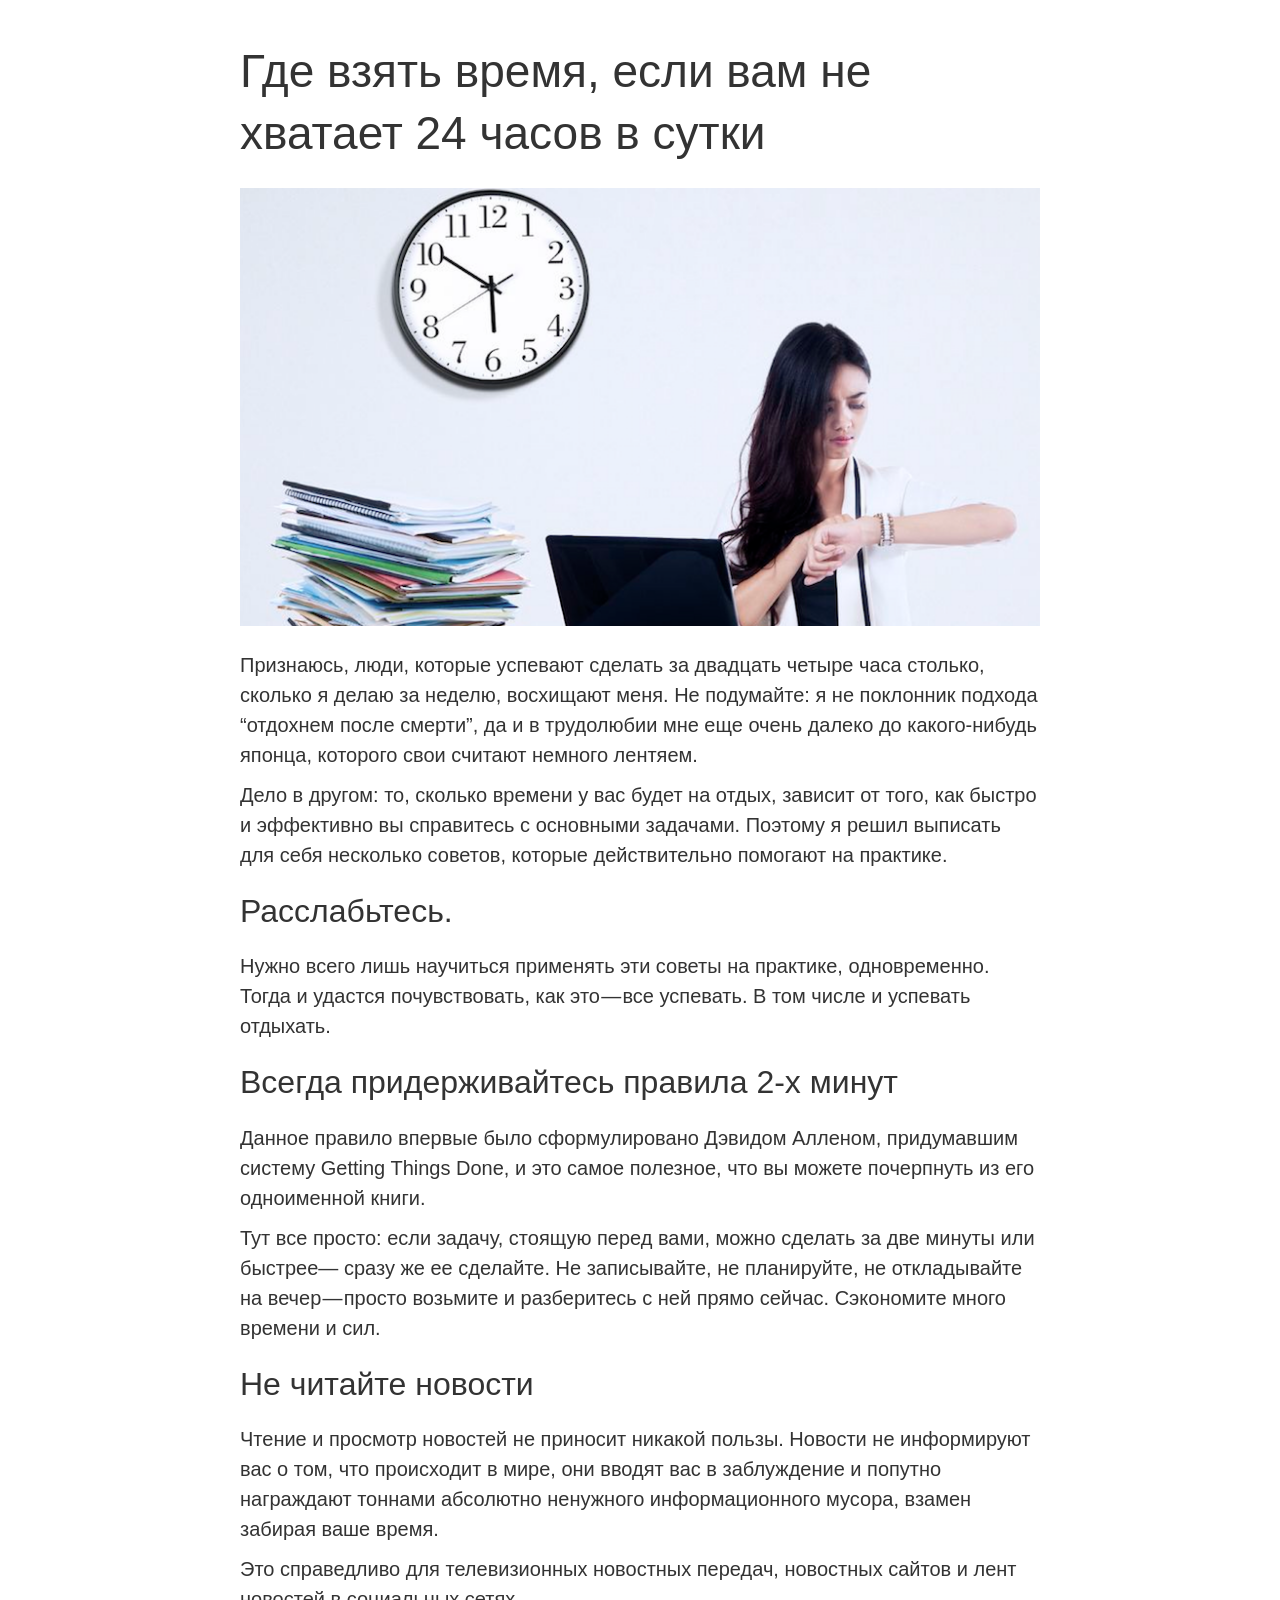
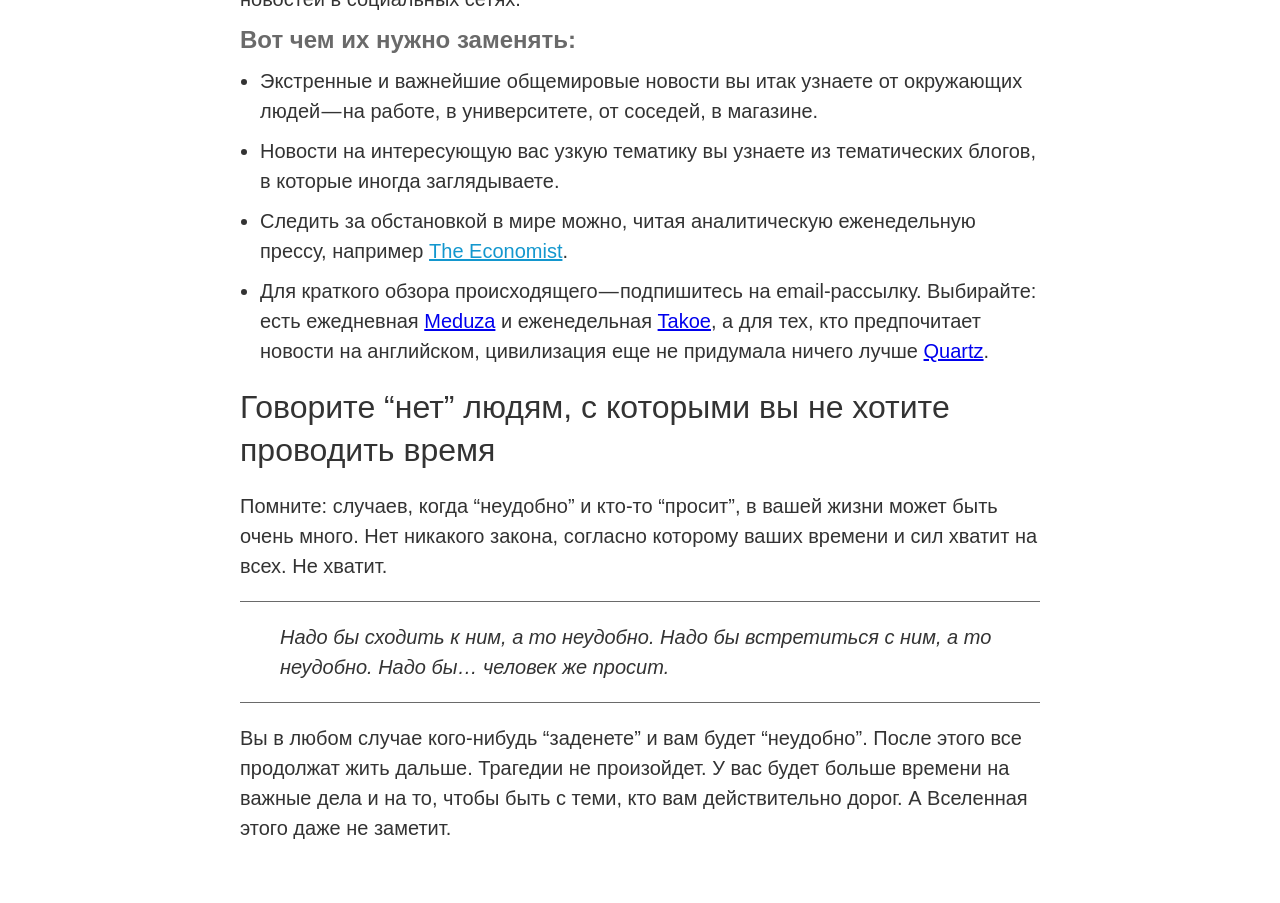
<file: 2/2-broken-article/index.html>
<!DOCTYPE html>
<html>
    <head>
        <meta charset="utf-8">
        <title>Где взять время, если вам не хватает 24 часов в сутки</title>
        <link href="css/style.css" rel="stylesheet">
    </head>
    <body class="article_wrapper">
        <div class="text_section">
            <h1 class="main_title">Где взять время, если вам не хватает 24 часов в сутки</h1>
            <img src="images/photo.png" alt="Работа и время" class="article_photo">
            <p class="text">
                Признаюсь, люди, которые успевают сделать за двадцать четыре часа столько, сколько я делаю за неделю, восхищают меня. Не подумайте: я не поклонник подхода “отдохнем после смерти”, да и в трудолюбии мне еще очень далеко до какого-нибудь японца, которого свои считают немного лентяем.
            </p>
            <p class="text">
                Дело в другом: то, сколько времени у вас будет на отдых, зависит от того, как быстро и эффективно вы справитесь с основными задачами. Поэтому я решил выписать для себя несколько советов, которые действительно помогают на практике.
            </p>
        </div>

        <div class="text_section">
            <h2 class="paragraph_title">Расслабьтесь.</h2>
            <p class="text">
                Нужно всего лишь научиться применять эти советы на практике, одновременно. Тогда и удастся почувствовать, как это — все успевать. В том числе и успевать отдыхать.
            </p>
        </div>

        <div class="text_section">
            <h2 class="paragraph_title">Всегда придерживайтесь правила 2-х минут</h2>
            <p class="text">
                Данное правило впервые было сформулировано Дэвидом Алленом, придумавшим систему Getting Things Done, и это самое полезное, что вы можете почерпнуть из его одноименной книги.
            </p>
            <p class="text">
                Тут все просто: если задачу, стоящую перед вами, можно сделать за две минуты или быстрее— сразу же ее сделайте. Не записывайте, не планируйте, не откладывайте на вечер — просто возьмите и разберитесь с ней прямо сейчас. Сэкономите много времени и сил.
            </p>
        </div>

        <div class="text_section">
            <h2 class="paragraph_title">Не читайте новости</h2>
            <p class="text">
                Чтение и просмотр новостей не приносит никакой пользы. Новости не информируют вас о том, что происходит в мире, они вводят вас в заблуждение и попутно награждают тоннами абсолютно ненужного информационного мусора, взамен забирая ваше время.
            </p>
            <p class="text">
                Это справедливо для телевизионных новостных передач, новостных сайтов и лент новостей в социальных сетях.
            </p>
            
            <h3 class="list_title">Вот чем их нужно заменять:</h3>
            <ul class="list">
                <li class="list_item">
                    Экстренные и важнейшие общемировые новости вы итак узнаете от окружающих людей — на работе, в университете, от соседей, в магазине.
                </li>
                <li class="list_item">
                    Новости на интересующую вас узкую тематику вы узнаете из тематических блогов, в которые иногда заглядываете.
                </li>
                <li class="list_item">
                    Следить за обстановкой в мире можно, читая аналитическую еженедельную прессу, например <a href="https://www.economist.com/" class="link">The Economist</a>.
                </li>
                <li class="list_item">
                    Для краткого обзора происходящего — подпишитесь на email-рассылку. Выбирайте: есть ежедневная <a href="https://meduza.io/">Meduza</a> и еженедельная <a href="http://takoe.co/">Takoe</a>, а для тех, кто предпочитает новости на английском, цивилизация еще не придумала ничего лучше <a href="https://qz.com/emails/daily-brief/">Quartz</a>.
                </li>
            </ul>
        </div>

        <div class="text_section">
            <h2 class="paragraph_title">Говорите “нет” людям, с которыми вы не хотите проводить время</h2>
            <p class="text">
                Помните: случаев, когда “неудобно” и кто-то “просит”, в вашей жизни может быть очень много. Нет никакого закона, согласно которому ваших времени и сил хватит на всех. Не хватит.
            </p>
            <blockquote class="quote">
                Надо бы сходить к ним, а то неудобно. Надо бы встретиться с ним, а то неудобно. Надо бы… человек же просит.</p>
            </blockquote>
            <p class="text">
                Вы в любом случае кого-нибудь “заденете” и вам будет “неудобно”. После этого все продолжат жить дальше. Трагедии не произойдет. У вас будет больше времени на важные дела и на то, чтобы быть с теми, кто вам действительно дорог. А Вселенная этого даже не заметит.
            </p>
        </div>
    </body>
</html>
</file>
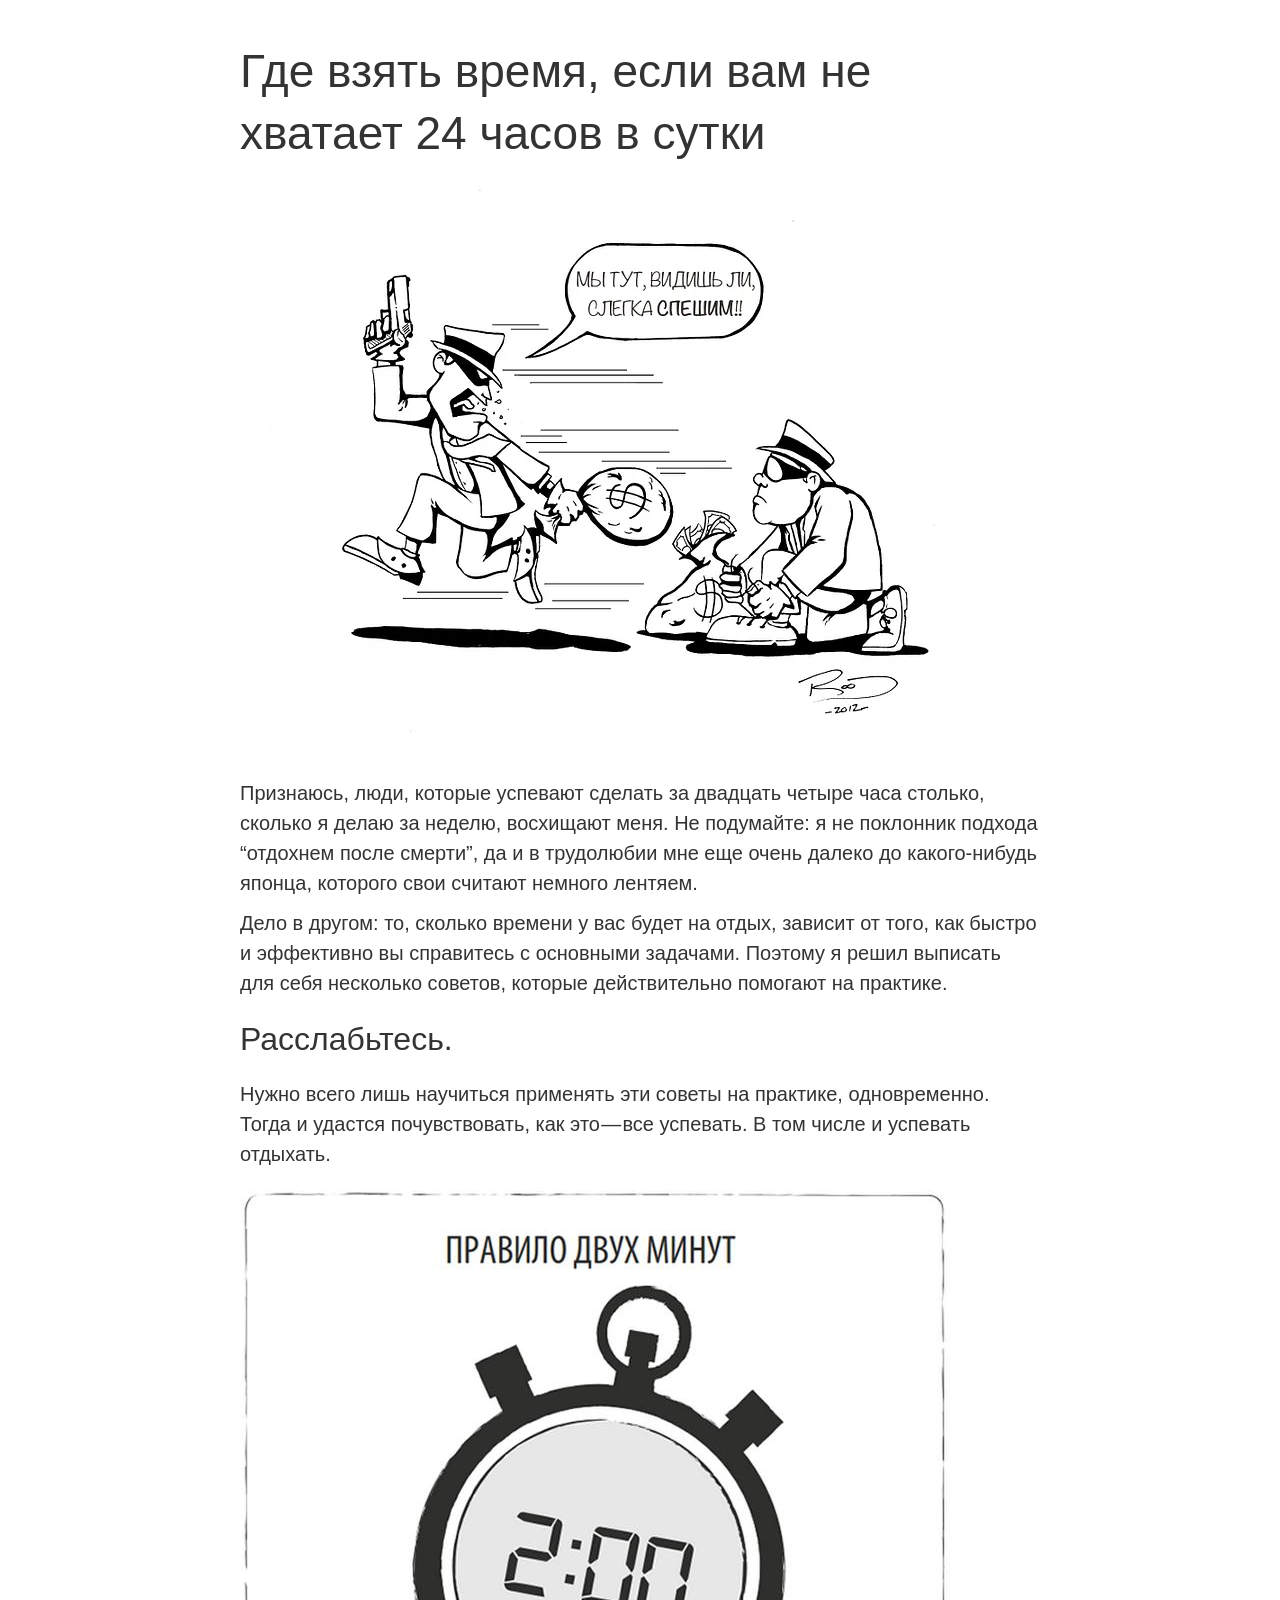
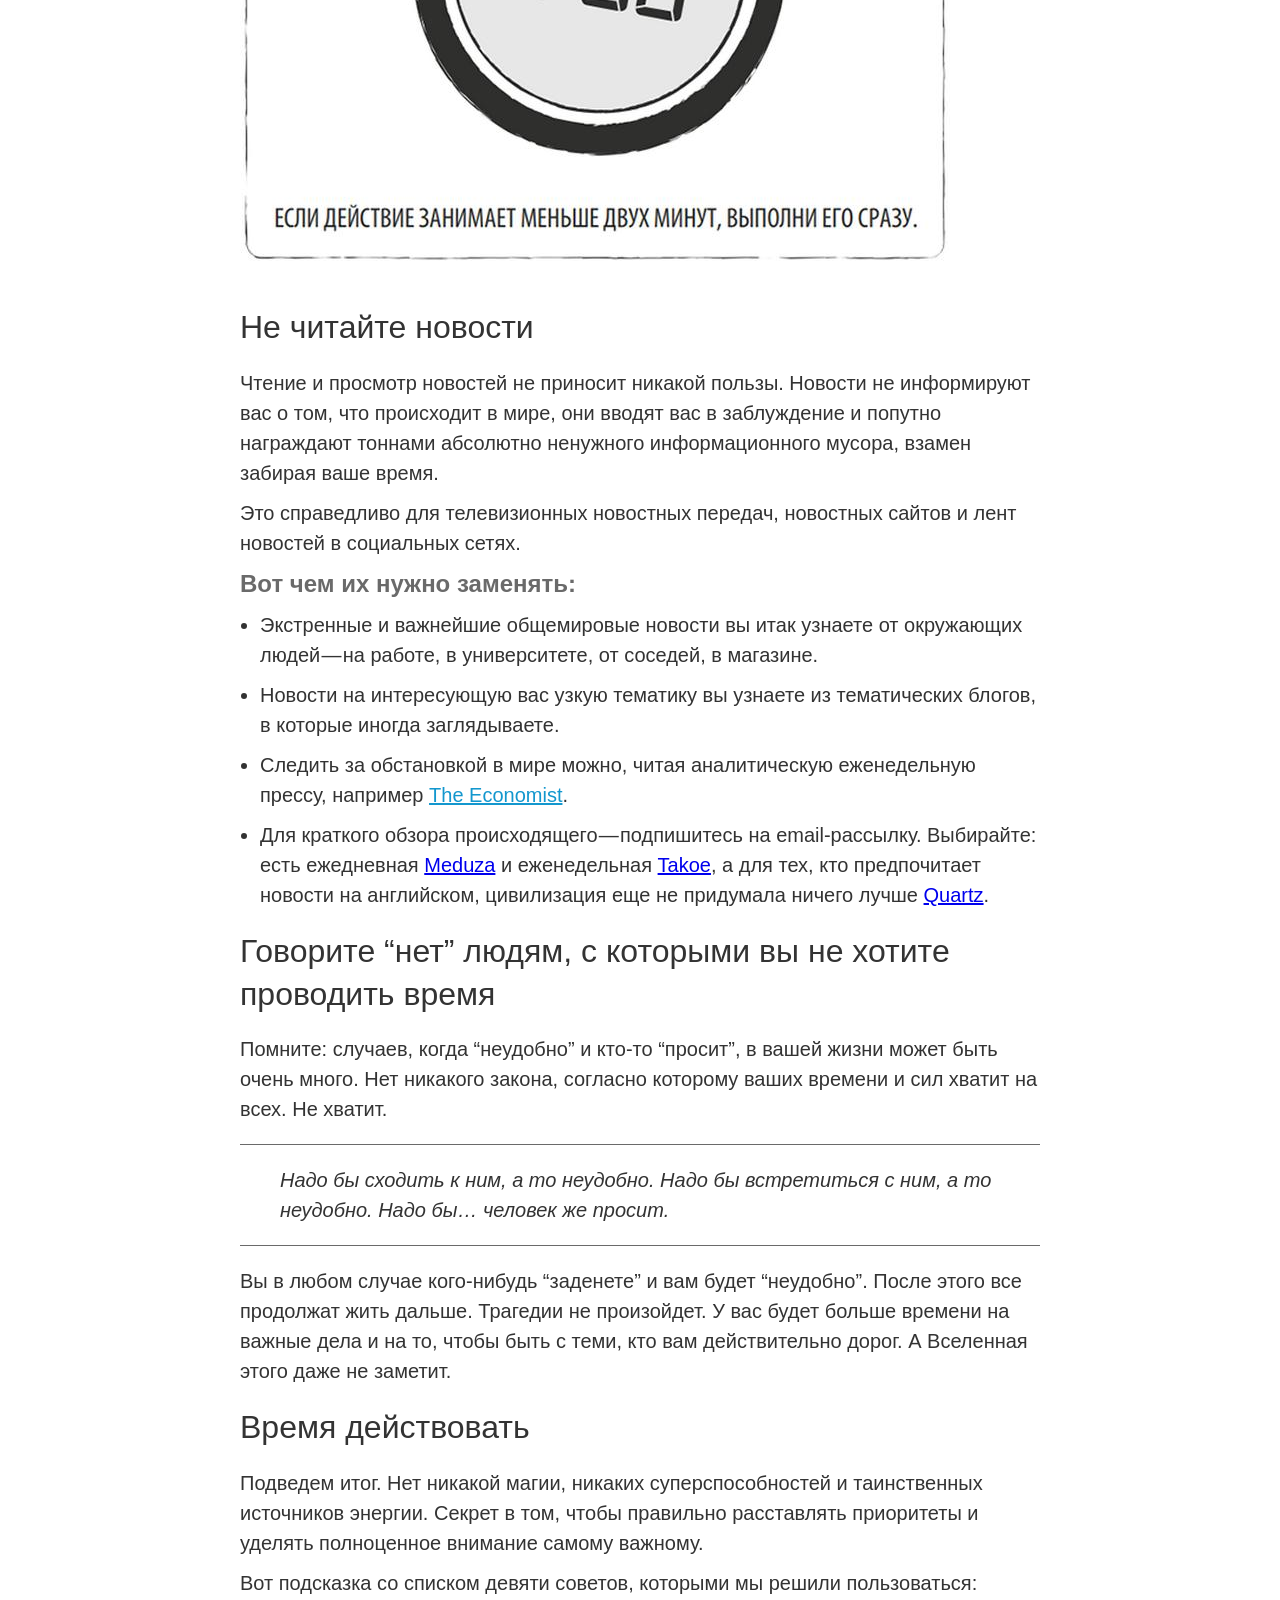
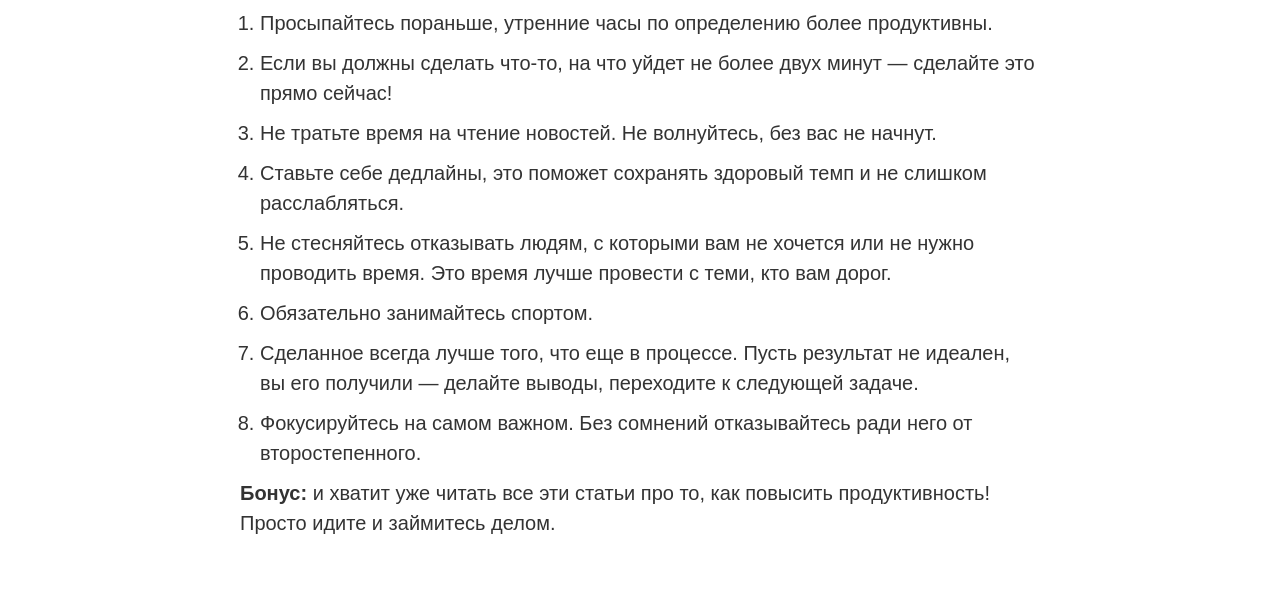
<file: 3/3-old-article/index.html>
<!DOCTYPE html>
<html>
    <head>
        <meta charset="utf-8">
        <title>Где взять время, если вам не хватает 24 часов в сутки</title>
        <link href="css/style.css" rel="stylesheet">
    </head>
    <body class="article_wrapper">
        <div class="text_section">
            <h1 class="main_title">Где взять время, если вам не хватает 24 часов в сутки</h1>
            <img src="images/robbers.png" alt="Мы тут, видишь ли, слегка спешим!" class="article_photo">
            <p class="text">
                Признаюсь, люди, которые успевают сделать за двадцать четыре часа столько, сколько я делаю за неделю, восхищают меня. Не подумайте: я не поклонник подхода “отдохнем после смерти”, да и в трудолюбии мне еще очень далеко до какого-нибудь японца, которого свои считают немного лентяем.
            </p>
            <p class="text">
                Дело в другом: то, сколько времени у вас будет на отдых, зависит от того, как быстро и эффективно вы справитесь с основными задачами. Поэтому я решил выписать для себя несколько советов, которые действительно помогают на практике.
            </p>
        </div>

        <div class="text_section">
            <h2 class="paragraph_title">Расслабьтесь.</h2>
            <p class="text">
                Нужно всего лишь научиться применять эти советы на практике, одновременно. Тогда и удастся почувствовать, как это — все успевать. В том числе и успевать отдыхать.
            </p>
        </div>

        <div class="text_section">
            <img src="images/2min.jpg" alt="Правило двух минут: если действие занимает меньше двух минут, выполни его сразу" class="article_photo">
        </div>

        <div class="text_section">
            <h2 class="paragraph_title">Не читайте новости</h2>
            <p class="text">
                Чтение и просмотр новостей не приносит никакой пользы. Новости не информируют вас о том, что происходит в мире, они вводят вас в заблуждение и попутно награждают тоннами абсолютно ненужного информационного мусора, взамен забирая ваше время.
            </p>
            <p class="text">
                Это справедливо для телевизионных новостных передач, новостных сайтов и лент новостей в социальных сетях.
            </p>

            <h3 class="list_title">Вот чем их нужно заменять:</h3>
            <ul class="list">
                <li class="list_item">
                    Экстренные и важнейшие общемировые новости вы итак узнаете от окружающих людей — на работе, в университете, от соседей, в магазине.
                </li>
                <li class="list_item">
                    Новости на интересующую вас узкую тематику вы узнаете из тематических блогов, в которые иногда заглядываете.
                </li>
                <li class="list_item">
                    Следить за обстановкой в мире можно, читая аналитическую еженедельную прессу, например <a href="https://www.economist.com/" class="link">The Economist</a>.
                </li>
                <li class="list_item">
                    Для краткого обзора происходящего — подпишитесь на email-рассылку. Выбирайте: есть ежедневная <a href="https://meduza.io/">Meduza</a> и еженедельная <a href="http://takoe.co/">Takoe</a>, а для тех, кто предпочитает новости на английском, цивилизация еще не придумала ничего лучше <a href="https://qz.com/emails/daily-brief/">Quartz</a>.
                </li>
            </ul>
        </div>

        <div class="text_section">
            <h2 class="paragraph_title">Говорите “нет” людям, с которыми вы не хотите проводить время</h2>
            <p class="text">
                Помните: случаев, когда “неудобно” и кто-то “просит”, в вашей жизни может быть очень много. Нет никакого закона, согласно которому ваших времени и сил хватит на всех. Не хватит.
            </p>
            <blockquote class="quote">
                Надо бы сходить к ним, а то неудобно. Надо бы встретиться с ним, а то неудобно. Надо бы… человек же просит.
            </blockquote>
            <p class="text">
                Вы в любом случае кого-нибудь “заденете” и вам будет “неудобно”. После этого все продолжат жить дальше. Трагедии не произойдет. У вас будет больше времени на важные дела и на то, чтобы быть с теми, кто вам действительно дорог. А Вселенная этого даже не заметит.
            </p>
        </div>
        <div class="text_section">
            <h2 class="paragraph_title">Время действовать</h2>
            <p class="text">
                Подведем итог. Нет никакой магии, никаких суперспособностей и таинственных источников энергии. Секрет в том, чтобы правильно расставлять приоритеты и уделять полноценное внимание самому важному.
            </p>
            <p class="text">
                Вот подсказка со списком девяти советов, которыми мы решили пользоваться:
            </p>
            <ol class="list">
                <li class="list_item">Просыпайтесь пораньше, утренние часы по определению более продуктивны.</li>
                <li class="list_item">Если вы должны сделать что-то, на что уйдет не более двух минут — сделайте это прямо сейчас!</li>
                <li class="list_item">Не тратьте время на чтение новостей. Не волнуйтесь, без вас не начнут.</li>
                <li class="list_item">Ставьте себе дедлайны, это поможет сохранять здоровый темп и не слишком расслабляться.</li>
                <li class="list_item">Не стесняйтесь отказывать людям, с которыми вам не хочется или не нужно проводить время. Это время лучше провести с теми, кто вам дорог.</li>
                <li class="list_item">Обязательно занимайтесь спортом.</li>
                <li class="list_item">Сделанное всегда лучше того, что еще в процессе. Пусть результат не идеален, вы его получили — делайте выводы, переходите к следующей задаче.</li>
                <li class="list_item">Фокусируйтесь на самом важном. Без сомнений отказывайтесь ради него от второстепенного.</li>
            </ol>
            <p class="text">
                <strong>Бонус:</strong> и хватит уже читать все эти статьи про то, как повысить продуктивность! Просто идите и займитесь делом.
            </p>
        </div>
    </body>
</html>
</file>
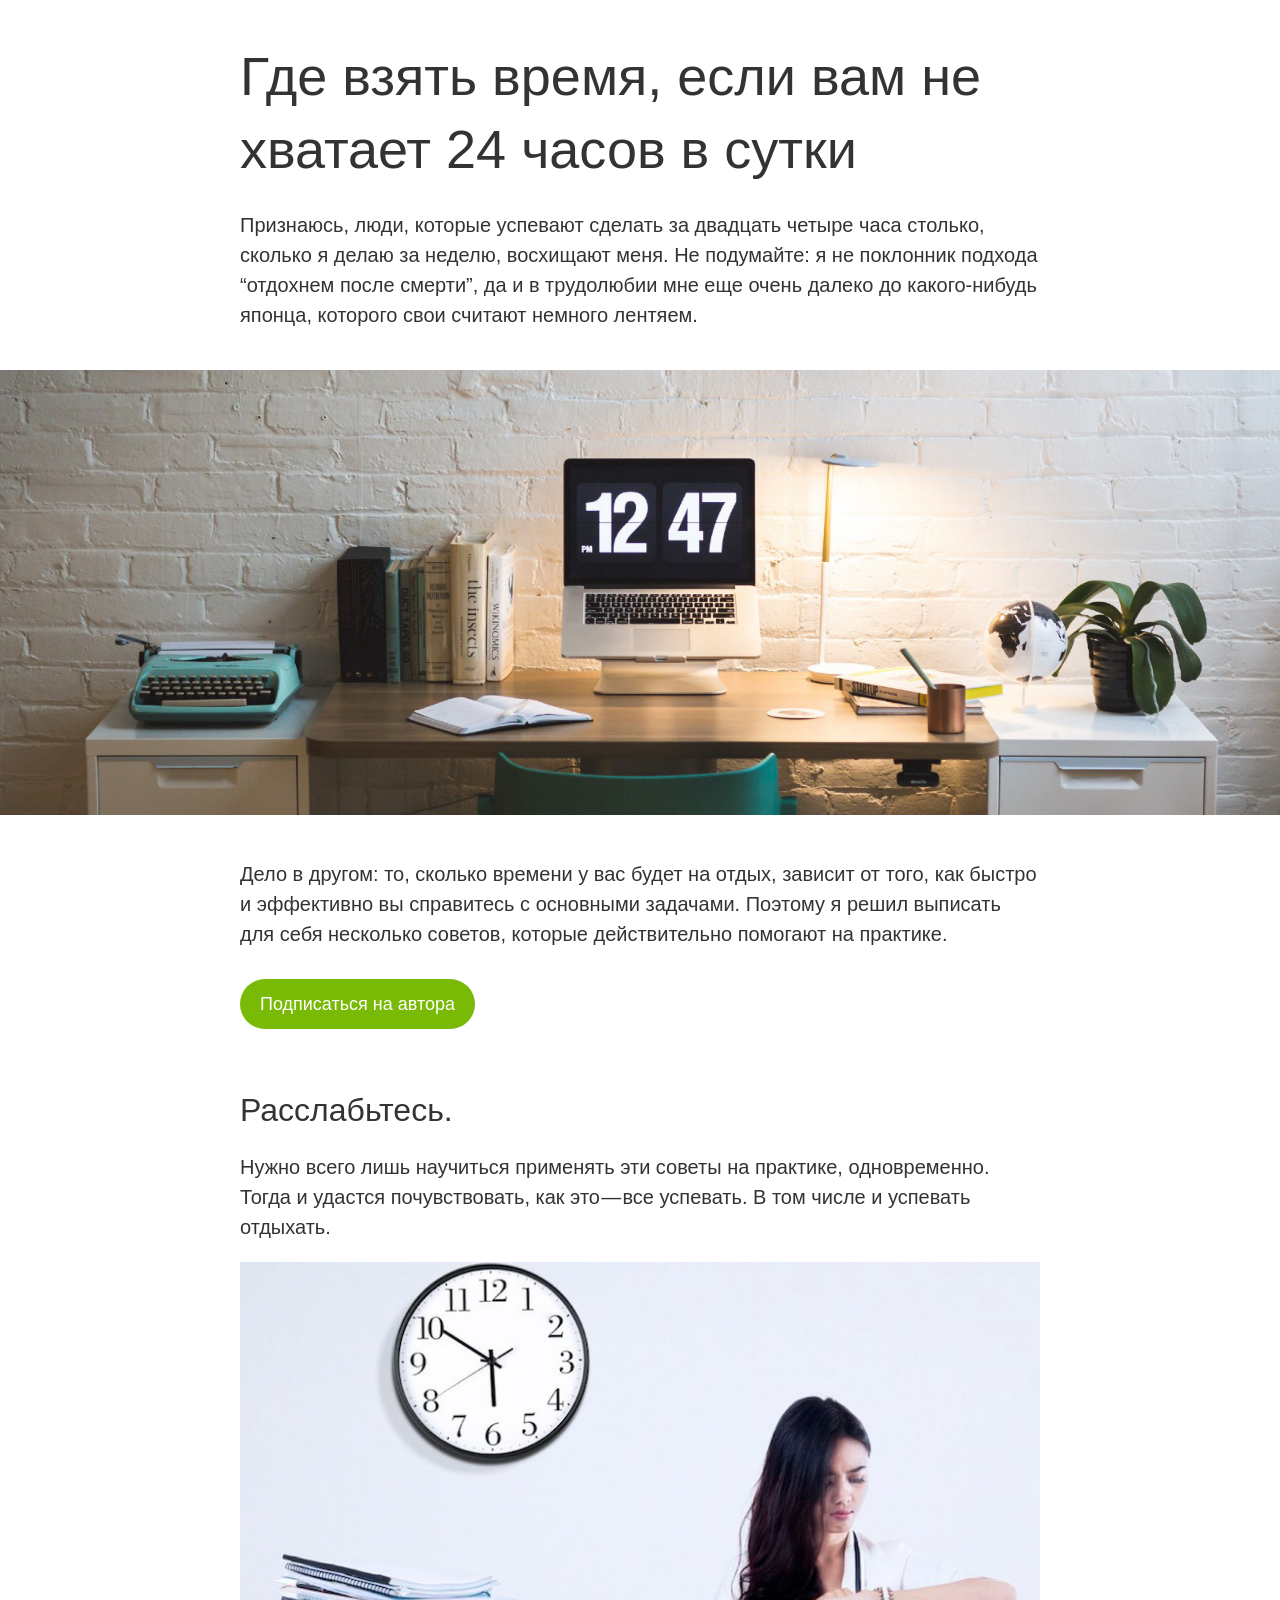
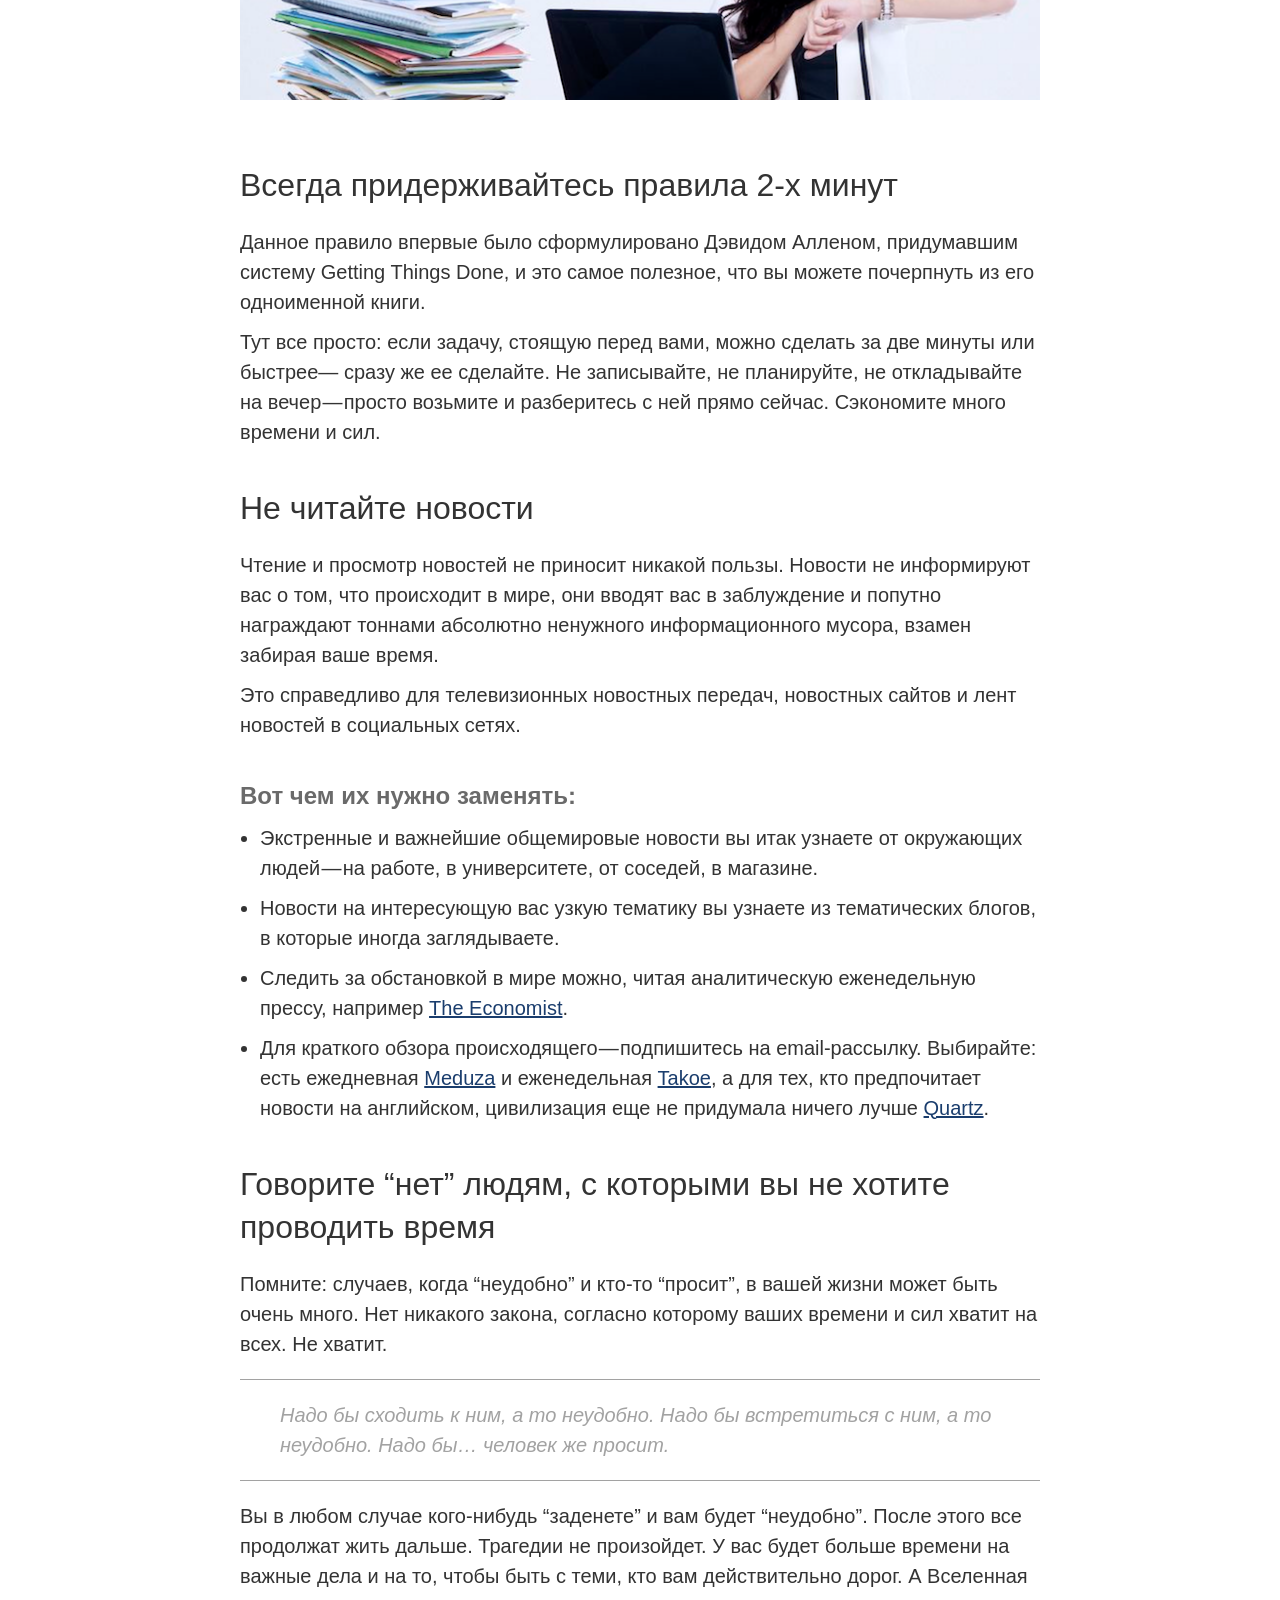
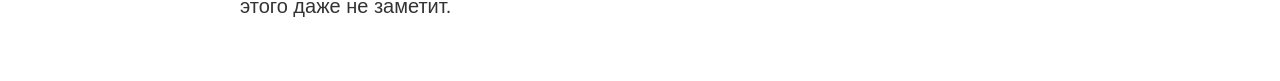
<file: 6/6-old-article-with-css/index.html>
<!DOCTYPE html>
<html>
    <head>
        <meta charset="utf-8">
        <title>Где взять время, если вам не хватает 24 часов в сутки</title>
        <link href="css/style.css" rel="stylesheet">
    </head>
    <body class="article_wrapper">
        <div class="text_section">
            <h1 class="main_title">Где взять время, если вам не хватает 24 часов в сутки</h1>
            <p class="text">
                Признаюсь, люди, которые успевают сделать за двадцать четыре часа столько, сколько я делаю за неделю, восхищают меня. Не подумайте: я не поклонник подхода “отдохнем после смерти”, да и в трудолюбии мне еще очень далеко до какого-нибудь японца, которого свои считают немного лентяем.
            </p>
        </div>
        <img src="images/time.jpg" alt="Работа и время" class="full_screen_photo">
        <div class="text_section">
            <p class="text">
                Дело в другом: то, сколько времени у вас будет на отдых, зависит от того, как быстро и эффективно вы справитесь с основными задачами. Поэтому я решил выписать для себя несколько советов, которые действительно помогают на практике.
            </p>
            <button class="article_button">
                Подписаться на автора
            </button>
        </div>

        <div class="text_section">
            <h2 class="paragraph_title">Расслабьтесь.</h2>
            <p class="text">
                Нужно всего лишь научиться применять эти советы на практике, одновременно. Тогда и удастся почувствовать, как это — все успевать. В том числе и успевать отдыхать.
            </p>
        </div>

        <div class="text_section">
            <img src="images/photo.png" alt="Работа и время" class="article_photo">
            <h2 class="paragraph_title">Всегда придерживайтесь правила 2-х минут</h2>
            <p class="text">
                Данное правило впервые было сформулировано Дэвидом Алленом, придумавшим систему Getting Things Done, и это самое полезное, что вы можете почерпнуть из его одноименной книги.
            </p>
            <p class="text">
                Тут все просто: если задачу, стоящую перед вами, можно сделать за две минуты или быстрее— сразу же ее сделайте. Не записывайте, не планируйте, не откладывайте на вечер — просто возьмите и разберитесь с ней прямо сейчас. Сэкономите много времени и сил.
            </p>
        </div>

        <div class="text_section">
            <h2 class="paragraph_title">Не читайте новости</h2>
            <p class="text">
                Чтение и просмотр новостей не приносит никакой пользы. Новости не информируют вас о том, что происходит в мире, они вводят вас в заблуждение и попутно награждают тоннами абсолютно ненужного информационного мусора, взамен забирая ваше время.
            </p>
            <p class="text">
                Это справедливо для телевизионных новостных передач, новостных сайтов и лент новостей в социальных сетях.
            </p>
            
            <h3 class="list_title">Вот чем их нужно заменять:</h3>
            <ul class="list">
                <li class="list_item">
                    Экстренные и важнейшие общемировые новости вы итак узнаете от окружающих людей — на работе, в университете, от соседей, в магазине.
                </li>
                <li class="list_item">
                    Новости на интересующую вас узкую тематику вы узнаете из тематических блогов, в которые иногда заглядываете.
                </li>
                <li class="list_item">
                    Следить за обстановкой в мире можно, читая аналитическую еженедельную прессу, например <a href="https://www.economist.com/" class="link">The Economist</a>.
                </li>
                <li class="list_item">
                    Для краткого обзора происходящего — подпишитесь на email-рассылку. Выбирайте: есть ежедневная <a href="https://meduza.io/">Meduza</a> и еженедельная <a href="http://takoe.co/">Takoe</a>, а для тех, кто предпочитает новости на английском, цивилизация еще не придумала ничего лучше <a href="https://qz.com/emails/daily-brief/">Quartz</a>.
                </li>
            </ul>
        </div>

        <div class="text_section">
            <h2 class="paragraph_title">Говорите “нет” людям, с которыми вы не хотите проводить время</h2>
            <p class="text">
                Помните: случаев, когда “неудобно” и кто-то “просит”, в вашей жизни может быть очень много. Нет никакого закона, согласно которому ваших времени и сил хватит на всех. Не хватит.
            </p>
            <blockquote class="quote">
                Надо бы сходить к ним, а то неудобно. Надо бы встретиться с ним, а то неудобно. Надо бы… человек же просит.
            </blockquote>
            <p class="text">
                Вы в любом случае кого-нибудь “заденете” и вам будет “неудобно”. После этого все продолжат жить дальше. Трагедии не произойдет. У вас будет больше времени на важные дела и на то, чтобы быть с теми, кто вам действительно дорог. А Вселенная этого даже не заметит.
            </p>
        </div>
    </body>
</html>
</file>
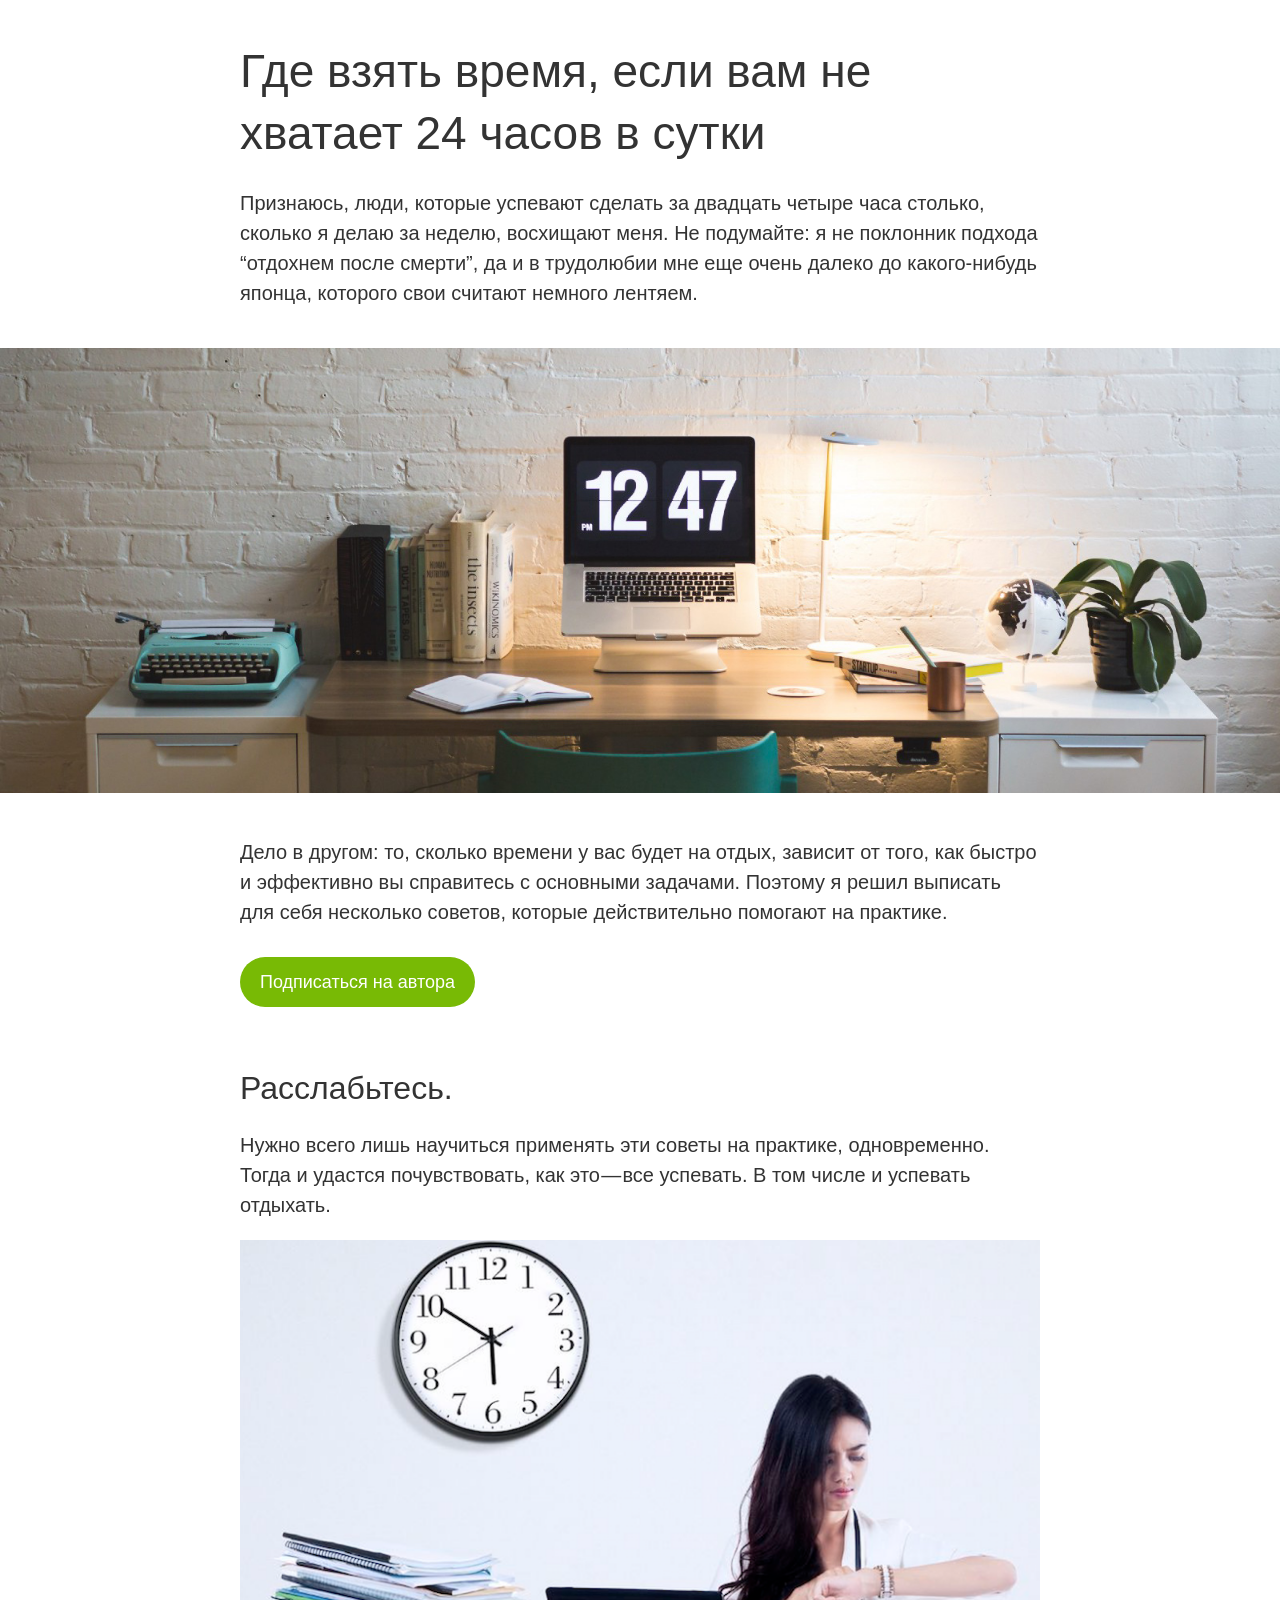
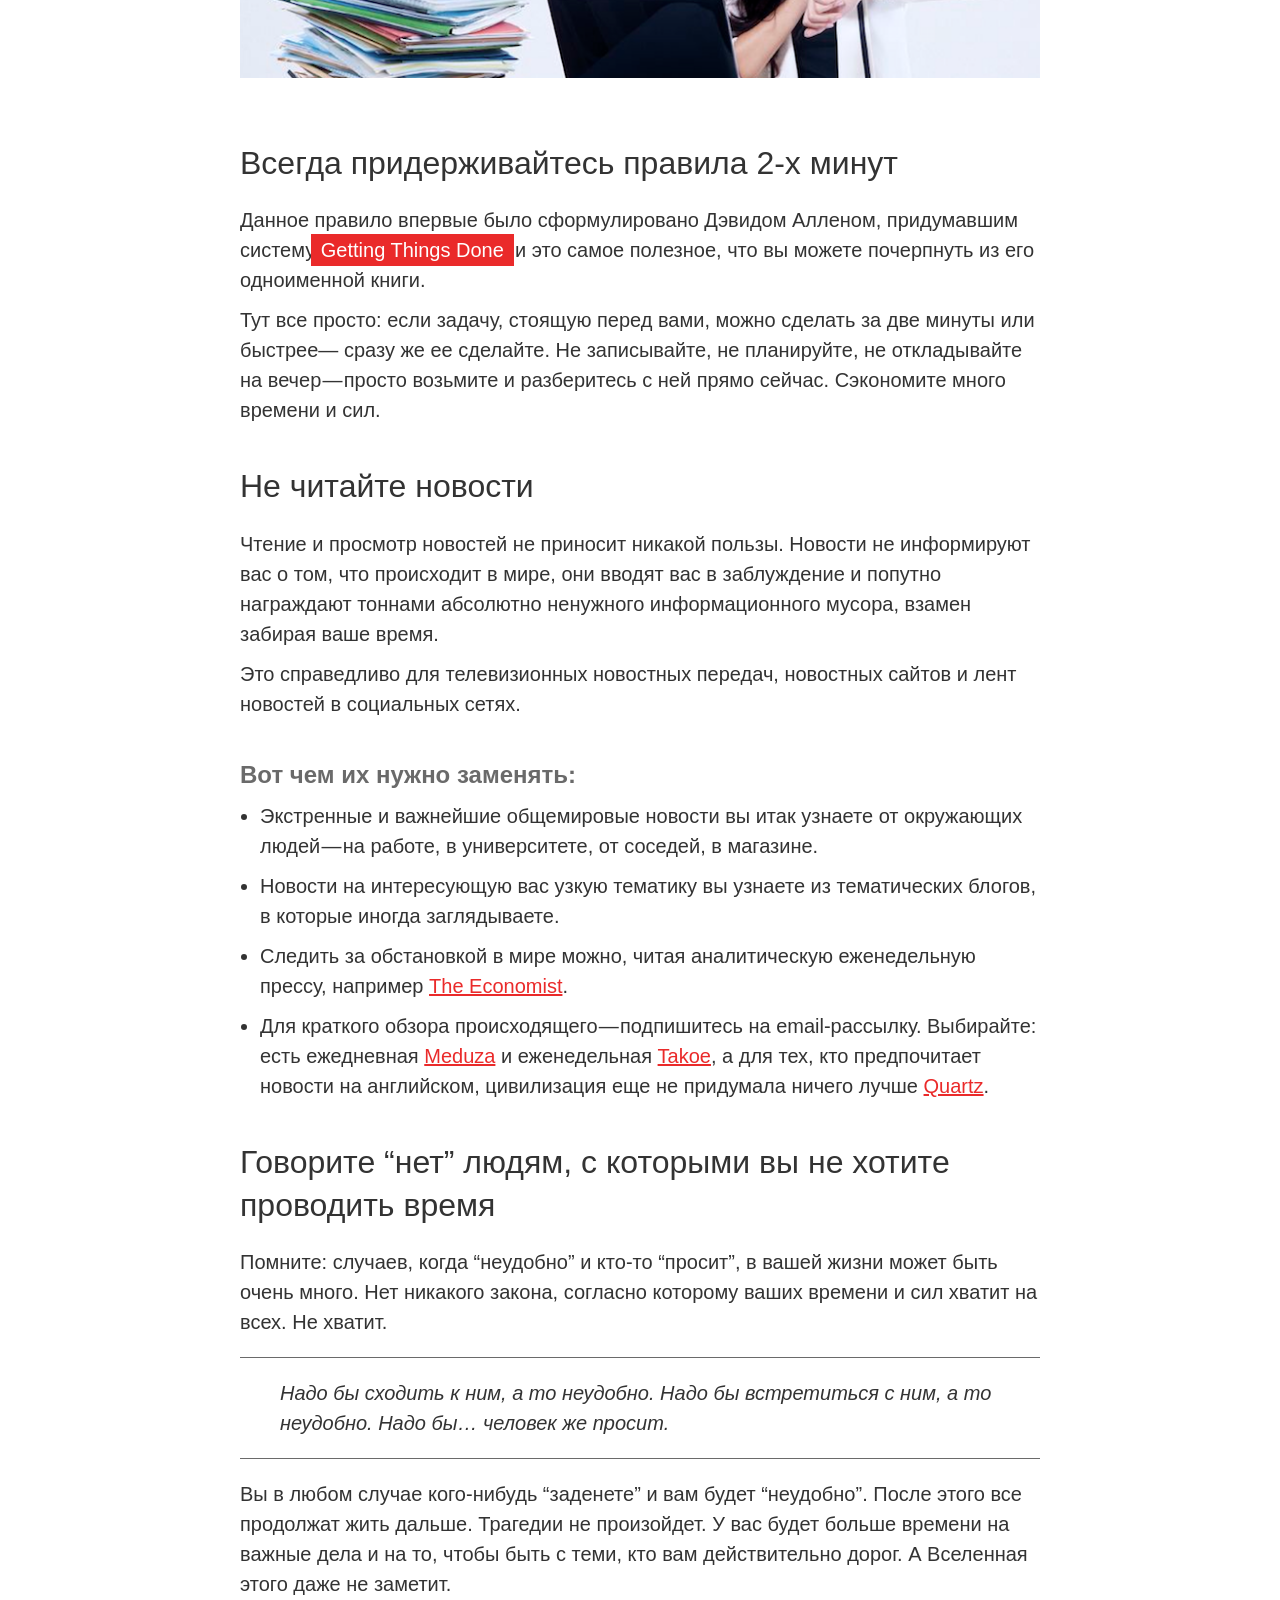
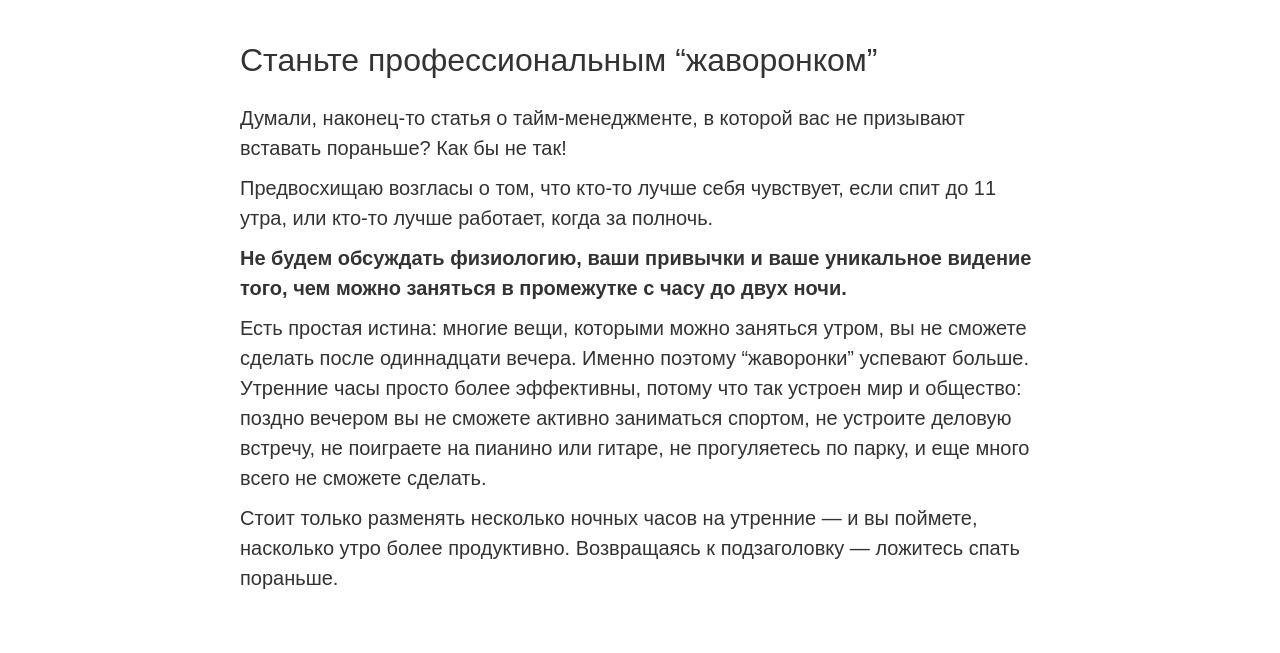
<file: 7/7-old-article-with-css/index.html>
<!DOCTYPE html>
<html>
    <head>
        <meta charset="utf-8">
        <title>Где взять время, если вам не хватает 24 часов в сутки</title>
        <link href="css/style.css" rel="stylesheet">
    </head>
    <body class="article_wrapper">
        <div class="text_section">
            <h1 class="main_title">Где взять время, если вам не хватает 24 часов в сутки</h1>
            <p class="text">
                Признаюсь, люди, которые успевают сделать за двадцать четыре часа столько, сколько я делаю за неделю, восхищают меня. Не подумайте: я не поклонник подхода “отдохнем после смерти”, да и в трудолюбии мне еще очень далеко до какого-нибудь японца, которого свои считают немного лентяем.
            </p>
        </div>
        <img src="images/time.jpg" alt="Работа и время" class="full_screen_photo">
        <div class="text_section">
            <p class="text">
                Дело в другом: то, сколько времени у вас будет на отдых, зависит от того, как быстро и эффективно вы справитесь с основными задачами. Поэтому я решил выписать для себя несколько советов, которые действительно помогают на практике.
            </p>
            <button class="article_button">
                Подписаться на автора
            </button>
        </div>

        <div class="text_section">
            <h2 class="paragraph_title">Расслабьтесь.</h2>
            <p class="text">
                Нужно всего лишь научиться применять эти советы на практике, одновременно. Тогда и удастся почувствовать, как это — все успевать. В том числе и успевать отдыхать.
            </p>
        </div>

        <div class="text_section">
            <img src="images/photo.png" alt="Работа и время" class="article_photo">
            <h2 class="paragraph_title">Всегда придерживайтесь правила 2-х минут</h2>
            <p class="text">
                Данное правило впервые было сформулировано Дэвидом Алленом, придумавшим систему <span class="highlight">Getting Things Done</span>, и это самое полезное, что вы можете почерпнуть из его одноименной книги.
            </p>
            <p class="text">
                Тут все просто: если задачу, стоящую перед вами, можно сделать за две минуты или быстрее— сразу же ее сделайте. Не записывайте, не планируйте, не откладывайте на вечер — просто возьмите и разберитесь с ней прямо сейчас. Сэкономите много времени и сил.
            </p>
        </div>

        <div class="text_section">
            <h2 class="paragraph_title">Не читайте новости</h2>
            <p class="text">
                Чтение и просмотр новостей не приносит никакой пользы. Новости не информируют вас о том, что происходит в мире, они вводят вас в заблуждение и попутно награждают тоннами абсолютно ненужного информационного мусора, взамен забирая ваше время.
            </p>
            <p class="text">
                Это справедливо для телевизионных новостных передач, новостных сайтов и лент новостей в социальных сетях.
            </p>
            
            <h3 class="list_title">Вот чем их нужно заменять:</h3>
            <ul class="list">
                <li class="list_item">
                    Экстренные и важнейшие общемировые новости вы итак узнаете от окружающих людей — на работе, в университете, от соседей, в магазине.
                </li>
                <li class="list_item">
                    Новости на интересующую вас узкую тематику вы узнаете из тематических блогов, в которые иногда заглядываете.
                </li>
                <li class="list_item">
                    Следить за обстановкой в мире можно, читая аналитическую еженедельную прессу, например <a href="https://www.economist.com/" class="link">The Economist</a>.
                </li>
                <li class="list_item">
                    Для краткого обзора происходящего — подпишитесь на email-рассылку. Выбирайте: есть ежедневная <a href="https://meduza.io/">Meduza</a> и еженедельная <a href="http://takoe.co/">Takoe</a>, а для тех, кто предпочитает новости на английском, цивилизация еще не придумала ничего лучше <a href="https://qz.com/emails/daily-brief/">Quartz</a>.
                </li>
            </ul>
        </div>

        <div class="text_section">
            <h2 class="paragraph_title">Говорите “нет” людям, с которыми вы не хотите проводить время</h2>
            <p class="text">
                Помните: случаев, когда “неудобно” и кто-то “просит”, в вашей жизни может быть очень много. Нет никакого закона, согласно которому ваших времени и сил хватит на всех. Не хватит.
            </p>
            <blockquote class="quote">
                Надо бы сходить к ним, а то неудобно. Надо бы встретиться с ним, а то неудобно. Надо бы… человек же просит.
            </blockquote>
            <p class="text">
                Вы в любом случае кого-нибудь “заденете” и вам будет “неудобно”. После этого все продолжат жить дальше. Трагедии не произойдет. У вас будет больше времени на важные дела и на то, чтобы быть с теми, кто вам действительно дорог. А Вселенная этого даже не заметит.
            </p>
        </div>
        
        <div class="text_section">
            <h2 class="paragraph_title">Станьте профессиональным “жаворонком”</h2>
            <p class="text">
                Думали, наконец-то статья о тайм-менеджменте, в которой вас не призывают вставать пораньше? Как бы не так!
            </p>
            <p class="text">
                Предвосхищаю возгласы о том, что кто-то лучше себя чувствует, если спит до 11 утра, или кто-то лучше работает, когда за полночь.
            </p>
            
            <p class="text_lead">
                Не будем обсуждать физиологию, ваши привычки и ваше уникальное видение того, чем можно заняться в промежутке с часу до двух ночи.
            </p>
            <p class="text">
                Есть простая истина: многие вещи, которыми можно заняться утром, вы не сможете сделать после одиннадцати вечера. Именно поэтому “жаворонки” успевают больше. Утренние часы просто более эффективны, потому что так устроен мир и общество: поздно вечером вы не сможете активно заниматься спортом, не устроите деловую встречу, не поиграете на пианино или гитаре, не прогуляетесь по парку, и еще много всего не сможете сделать.
            </p>
            <p class="text">
                Стоит только разменять несколько ночных часов на утренние — и вы поймете, насколько утро более продуктивно. Возвращаясь к подзаголовку — ложитесь спать пораньше.
            </p>
        </div>
    </body>
</html>
</file>
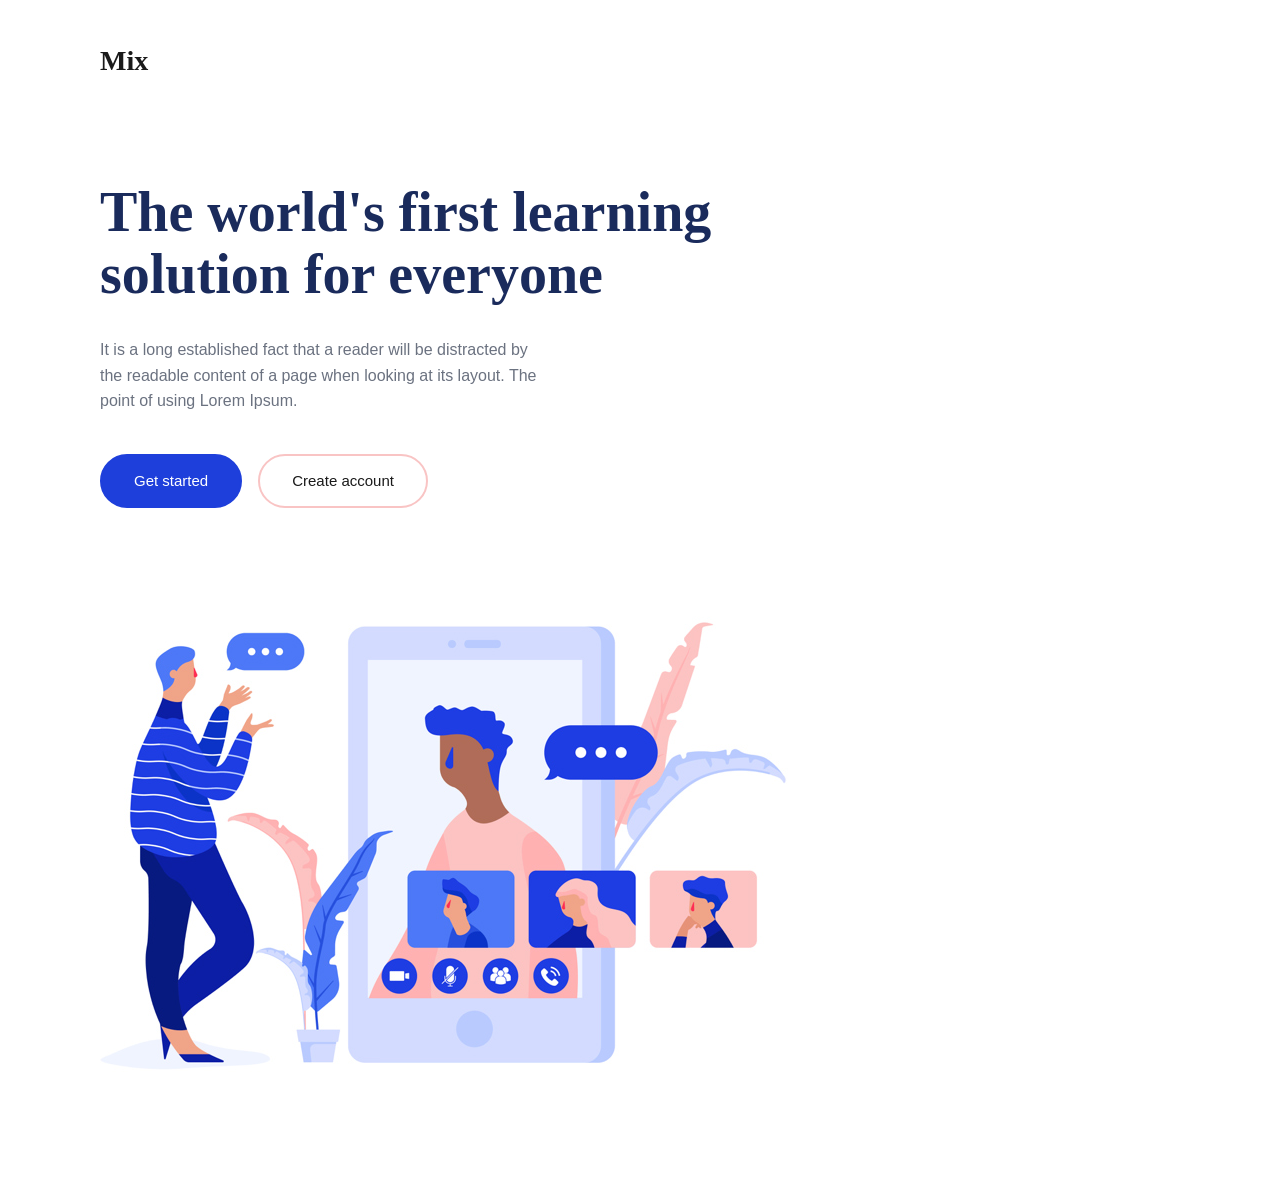
<file: 8/mix-promo/index.html>
<!DOCTYPE html>
<html lang="en">
<head>
    <meta charset="UTF-8">
    <title>Mix - The world's first learning solution</title>
    <link href="css/style.css" rel="stylesheet">
</head>
<body>
    <div class="page">

        <header class="header">
            <div class="logo">Mix</div>
        </header>

        <main class="hero">
            <h1 class="hero__title">
                The world's first learning solution for everyone
            </h1>

            <p class="hero__subtitle">
                It is a long established fact that a reader will be distracted
                by the readable content of a page when looking at its layout.
                The point of using Lorem Ipsum.
            </p>

            <div class="hero__buttons">
                <a href="#" class="btn btn_filled">Get started</a>
                <a href="#" class="btn btn_outline">Create account</a>
            </div>

            <div class="hero__image">
                <img src="images/illustration.png" alt="Learning illustration">
            </div>
        </main>

    </div>
</body>
</html>
</file>
<file: 2/2-broken-article/css/style.css>
*
{
    padding: 0;
    margin: 0;
}

.article_wrapper
{
    padding: 40px 0;
}

.text_section
{
    margin: 0 auto 20px;
    max-width: 800px;
}

.text,
.list,
.quote
{
    font-family: 'Georgia', sans-serif;
    color: #333;
    line-height: 1.5;
    font-size: 20px;
}

.main_title,
.paragraph_title,
.list_title
{
    font-family: 'Arial', sans-serif;
    color: #333;
    line-height: 1.35;
}

.main_title
{
    font-size: 46px;
    margin: 0 0 24px;
    font-weight: normal;
}

.paragraph_title
{
    font-size: 32px;
    margin: 0 0 18px;
    font-weight: normal;
}

.list_title
{
    font-size: 24px;
    color: #6a6a6a;
    margin: 0 0 10px;
    font-weight: bold;
}

.text
{
    margin: 0 0 10px;
}

.list
{
    padding-left: 20px;
}

.list_item
{
    margin-bottom: 10px;
}

.quote
{
    margin: 20px 0;
    padding: 20px 40px;
    font-style: italic;
    border-top: 1px solid #6a6a6a;
    border-bottom: 1px solid #6a6a6a;
}

.article_photo
{
    margin-bottom: 20px;
    max-width: 100%;
}

.link
{
    color: #1397ce;
}

.link:hover
{
    color: #0c749f;
}
</file>
<file: 3/3-old-article/css/style.css>
*
{
    padding: 0;
    margin: 0;
}

.article_wrapper
{
    padding: 40px 0;
}

.text_section
{
    margin: 0 auto 20px;
    max-width: 800px;
}

.text,
.list,
.quote
{
    font-family: 'Georgia', sans-serif;
    color: #333;
    line-height: 1.5;
    font-size: 20px;
}

.main_title,
.paragraph_title,
.list_title
{
    font-family: 'Arial', sans-serif;
    color: #333;
    line-height: 1.35;
}

.main_title
{
    font-size: 46px;
    margin: 0 0 24px;
    font-weight: normal;
}

.paragraph_title
{
    font-size: 32px;
    margin: 0 0 18px;
    font-weight: normal;
}

.list_title
{
    font-size: 24px;
    color: #6a6a6a;
    margin: 0 0 10px;
    font-weight: bold;
}

.text
{
    margin: 0 0 10px;
}

.list
{
    padding-left: 20px;
}

.list_item
{
    margin-bottom: 10px;
}

.quote
{
    margin: 20px 0;
    padding: 20px 40px;
    font-style: italic;
    border-top: 1px solid #6a6a6a;
    border-bottom: 1px solid #6a6a6a;
}

.article_photo
{
    margin-bottom: 20px;
    max-width: 100%;
}

.link
{
    color: #1397ce;
}

.link:hover
{
    color: #0c749f;
}
</file>
<file: 6/6-old-article-with-css/css/style.css>
*
{
    padding: 0;
    margin: 0;
}

.article_wrapper
{
    padding: 40px 0;
}

.text_section
{
    margin: 0 auto 20px;
    max-width: 800px;
}

.text,
.list,
.quote
{
    font-family: 'Georgia', sans-serif;
    color: #333;
    line-height: 1.5;
    font-size: 20px;
}

.main_title,
.paragraph_title,
.list_title,
.article_button
{
    font-family: 'Arial', sans-serif;
    color: #333;
    line-height: 1.35;
}

.main_title
{
    font-size: 54px;
    margin: 0 0 24px;
    font-weight: normal;
}

.paragraph_title
{
    font-size: 32px;
    margin: 40px 0 20px;
    font-weight: normal;
}

.list_title
{
    font-size: 24px;
    color: #6a6a6a;
    margin: 40px 0 10px;
    font-weight: bold;
}

.text
{
    margin: 0 0 10px;
}

.list
{
    padding-left: 20px;
}

.list_item
{
    margin-bottom: 10px;
}

.quote {
    margin: 20px 0;
    padding: 20px 40px;
    font-style: italic;
    color: #a2a2a2;
    border-top: 1px solid #a2a2a2;
    border-bottom: 1px solid #a2a2a2;
}

.article_photo
{
    margin-bottom: 20px;
    max-width: 100%;
}

.link,
a,
a:visited {
    color: #1a3d6d;
}

.link:hover,
a:hover 
{
    color: #ff6b00;
}

.full_screen_photo
{
    margin: 20px 0 40px;
    width: 100%;
}

.article_button
{
    display: inline-block;
    padding: 5px 20px;
    border-radius: 30px;
    line-height: 40px;
    color: #fff;
    background-color: #78ba05;
    box-shadow: none;
    border: none;
    font-size: 18px;
    margin: 20px 0;
    cursor: pointer;
    outline: none;
}

.article_button:hover 
{
    background-color: #5a8b05;
    transition: background-color 0.2s ease;
}
</file>
<file: 7/7-old-article-with-css/css/style.css>
*
{
    padding: 0;
    margin: 0;
}

.article_wrapper
{
    padding: 40px 0;
}

.text_section
{
    margin: 0 auto 20px;
    max-width: 800px;
}

.text,
.list,
.quote
{
    font-family: 'Georgia', sans-serif;
    color: #333;
    line-height: 1.5;
    font-size: 20px;
}

.main_title,
.paragraph_title,
.list_title,
.article_button
{
    font-family: 'Arial', sans-serif;
    color: #333;
    line-height: 1.35;
}

.main_title
{
    font-size: 46px;
    margin: 0 0 24px;
    font-weight: normal;
}

.paragraph_title
{
    font-size: 32px;
    margin: 40px 0 20px;
    font-weight: normal;
}

.list_title
{
    font-size: 24px;
    color: #6a6a6a;
    margin: 40px 0 10px;
    font-weight: bold;
}

.text
{
    margin: 0 0 10px;
}

.list
{
    padding-left: 20px;
}

.list_item
{
    margin-bottom: 10px;
}

.quote
{
    margin: 20px 0;
    padding: 20px 40px;
    font-style: italic;
    border-top: 1px solid #6a6a6a;
    border-bottom: 1px solid #6a6a6a;
}

.article_photo
{
    margin-bottom: 20px;
    max-width: 100%;
}

.link,
a,
a:visited
{
    color: #ea2a2a;
}

.link:hover
{
    color: #bf0808;
}

.full_screen_photo
{
    margin: 20px 0 40px;
    width: 100%;
}

.article_button
{
    display: inline-block;
    padding: 5px 20px;
    border-radius: 30px;
    line-height: 40px;
    color: #fff;
    background-color: #78ba05;
    box-shadow: none;
    border: none;
    font-size: 18px;
    margin: 20px 0;
    cursor: pointer;
    outline: none;
}

.text_lead 
{
    font-family: 'Arial', sans-serif;
    font-weight: bold;
    color: #333;
    line-height: 1.5;
    font-size: 20px;
    margin: 0 0 10px;
}

.highlight 
{
    position: relative;
    padding: 5px 0;
    color: #ffffff;
    background: #ea2a2a;
    box-shadow: 10px 0 0 #ea2a2a, -10px 0 0 #ea2a2a;
}
</file>
<file: 8/mix-promo/css/style.css>
* {
    padding: 0;
    margin: 0;
    box-sizing: border-box;
}

body {
    font-family: 'Inter', Arial, sans-serif;
    color: #1a1a1a;
    background: #ffffff;
    line-height: 1.5;
}

.page {
    max-width: 1200px;
    margin: 0 auto;
    padding: 40px 60px;
}

.header {
    margin-bottom: 100px;
}

.logo {
    font-family: 'PT Serif', Georgia, serif;
    font-size: 28px;
    font-weight: 700;
    color: #1a1a1a;
}

.hero__title {
    font-family: 'PT Serif', Georgia, serif;
    font-size: 56px;
    line-height: 1.1;
    font-weight: 700;
    color: #1a2b5c;
    max-width: 700px;
    margin-bottom: 32px;
}

.hero__subtitle {
    font-size: 16px;
    line-height: 1.6;
    color: #6b7280;
    max-width: 440px;
    margin-bottom: 40px;
}

.hero__buttons {
    display: flex;
    gap: 16px;
    margin-bottom: 60px;
}

.btn {
    display: inline-block;
    padding: 14px 32px;
    border-radius: 50px;
    font-size: 15px;
    font-weight: 500;
    text-decoration: none;
    cursor: pointer;
    transition: opacity 0.2s ease;
}

.btn_filled {
    background: #1e3fdb;
    color: #ffffff;
    border: 2px solid #1e3fdb;
}

.btn_outline {
    background: transparent;
    color: #1a1a1a;
    border: 2px solid #f9c4c4;
}

.btn:hover {
    opacity: 0.85;
}

.hero__image img {
    max-width: 100%;
    height: auto;
    display: block;
}
</file>
